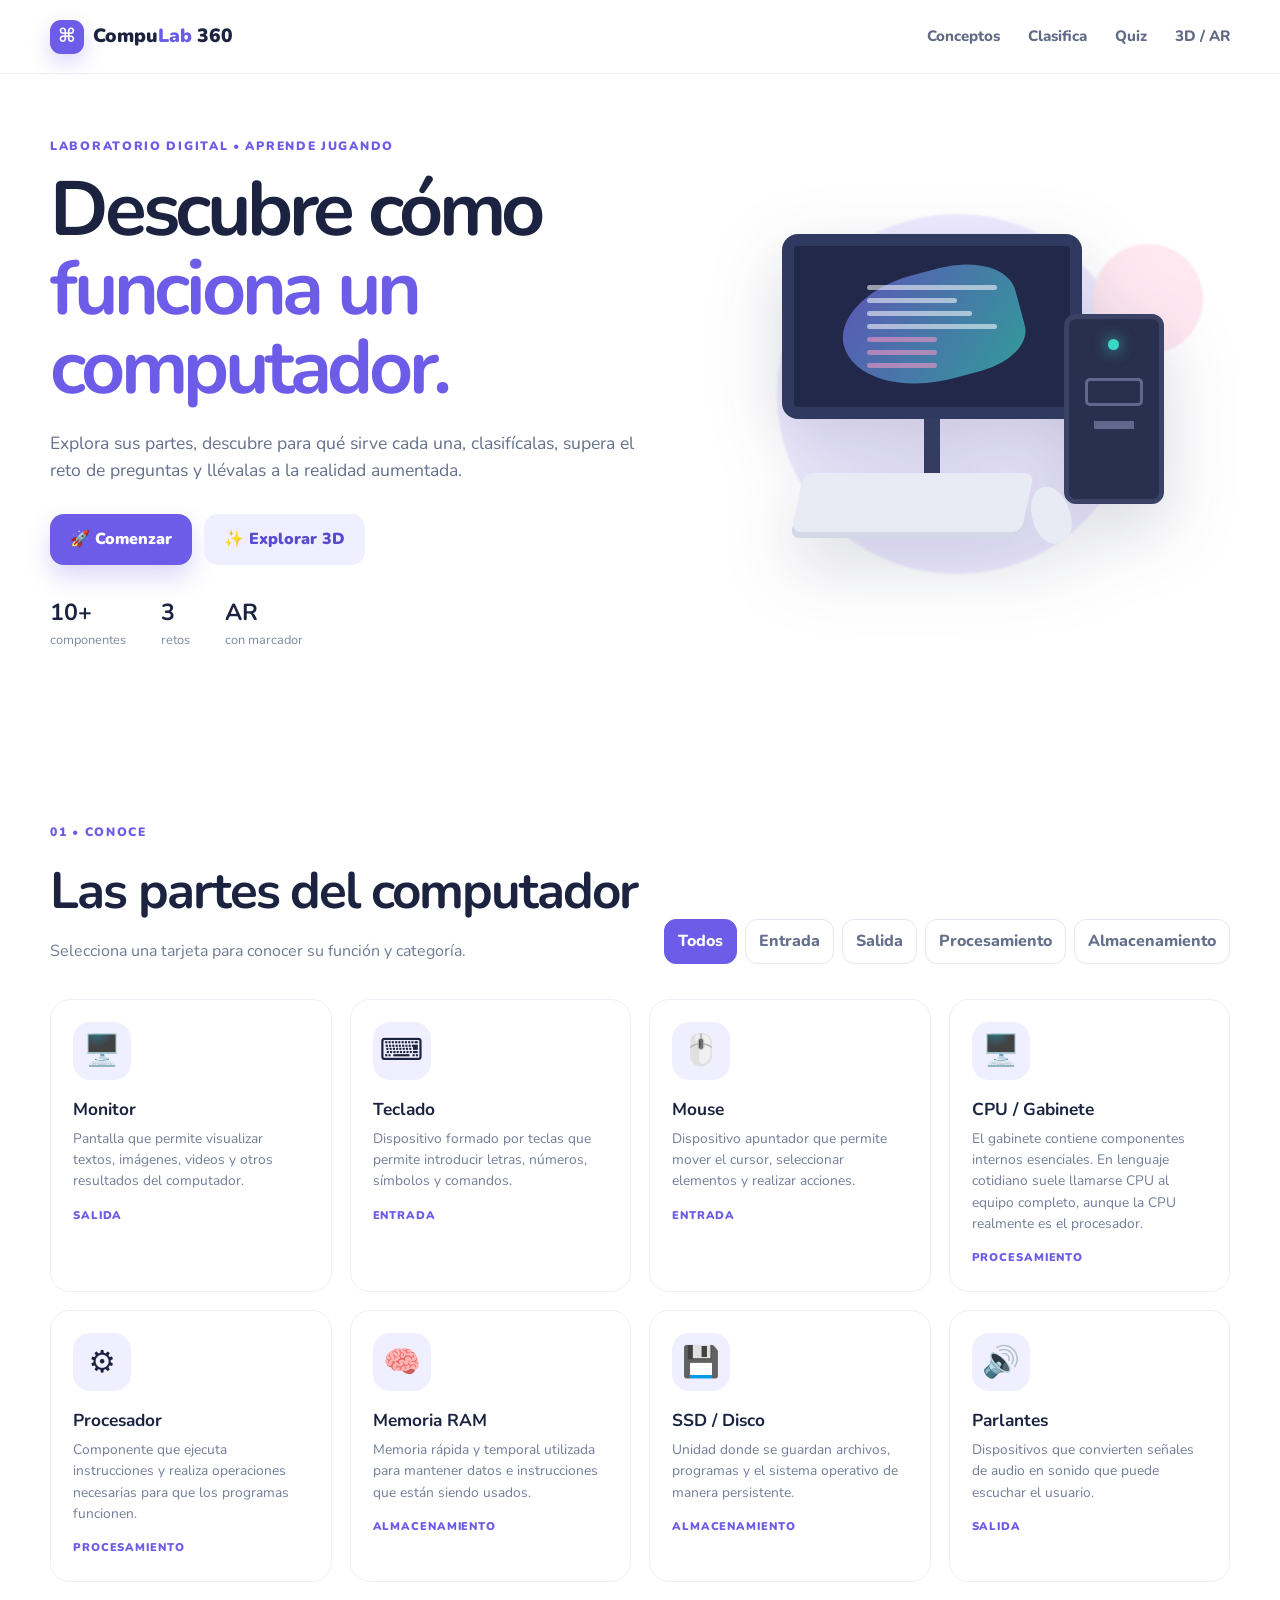
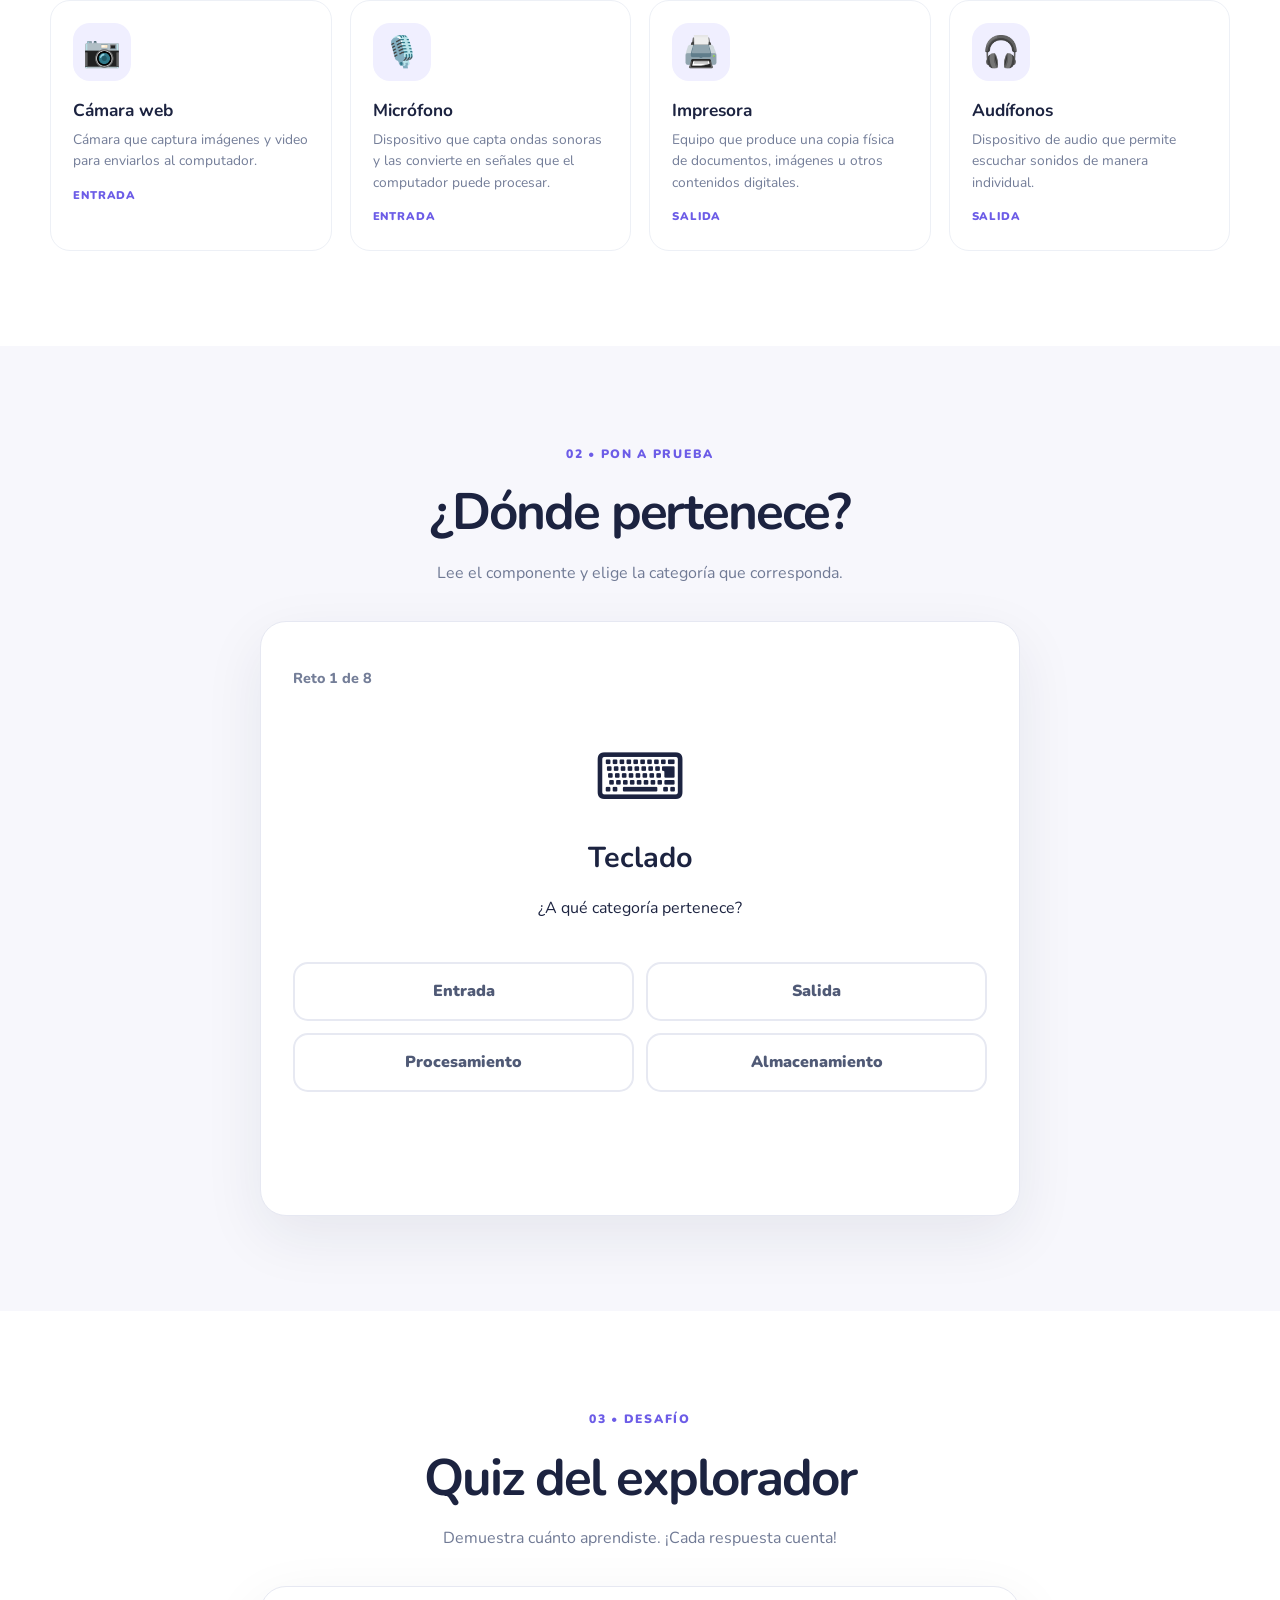
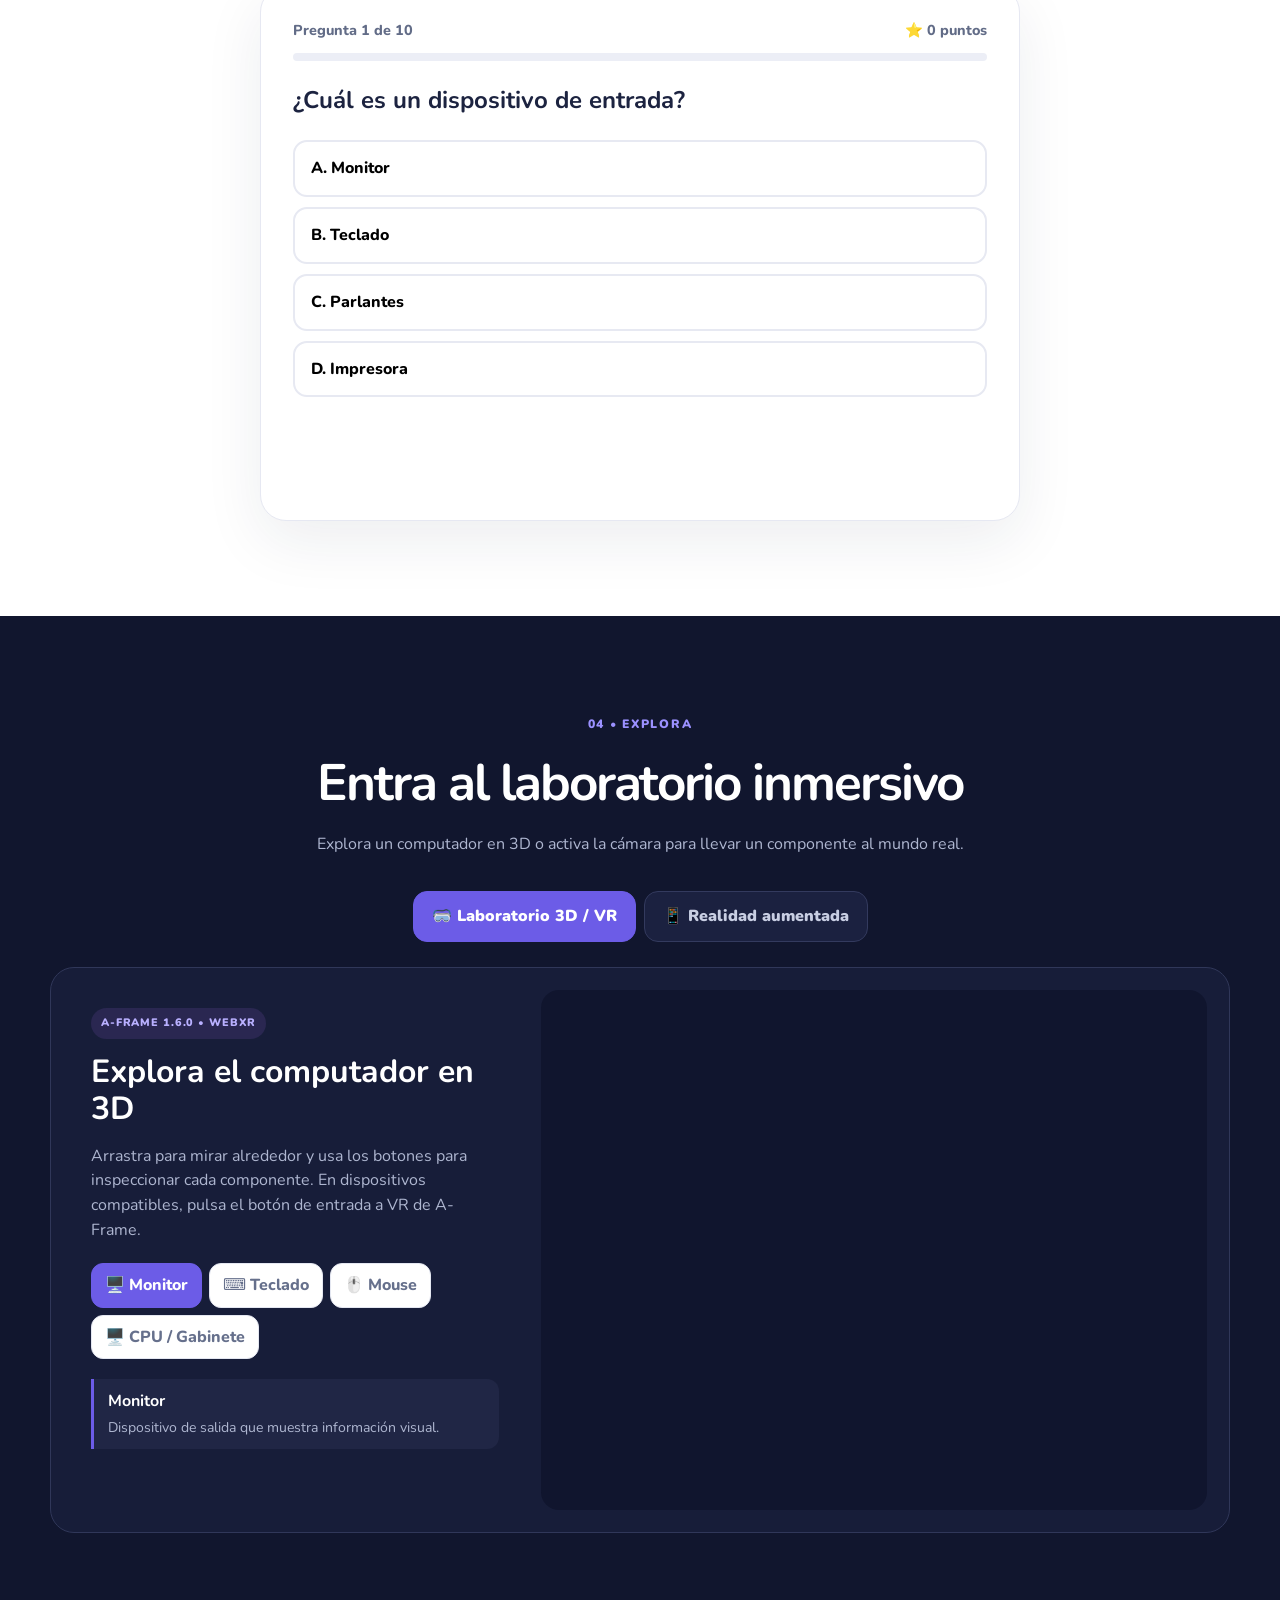
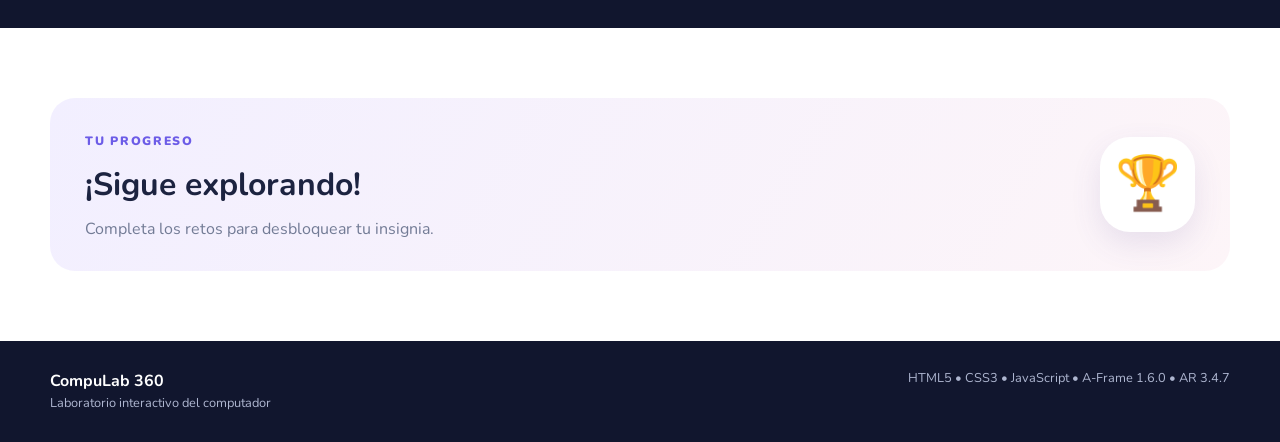
<file: index.html>
<!DOCTYPE html>
<html lang="es">
<head>
  <meta charset="UTF-8">
  <meta name="viewport" content="width=device-width, initial-scale=1.0">
  <meta name="theme-color" content="#6c5ce7">
  <meta name="description" content="Laboratorio Interactivo del Computador: conceptos, clasificación, quiz, AR y VR.">
  <title>CompuLab 360 | Partes del computador</title>

  <link rel="preconnect" href="https://fonts.googleapis.com">
  <link rel="preconnect" href="https://fonts.gstatic.com" crossorigin>
  <link href="https://fonts.googleapis.com/css2?family=Nunito:wght@400;600;700;800;900&display=swap" rel="stylesheet">

  <!-- A-Frame 1.6.0 -->
  <script src="https://aframe.io/releases/1.6.0/aframe.min.js"></script>
  <!-- AR 3.4.7: A-Frame + Marker Tracking -->

  <link rel="stylesheet" href="css/styles.css">
</head>

<body>
  <header class="topbar">
    <a class="brand" href="#inicio" aria-label="Ir al inicio">
      <span class="brand-icon">⌘</span>
      <span>Compu<span>Lab</span> 360</span>
    </a>
    <nav class="desktop-nav" aria-label="Navegación principal">
      <a href="#conceptos">Conceptos</a>
      <a href="#clasifica">Clasifica</a>
      <a href="#quiz">Quiz</a>
      <a href="#experiencias">3D / AR</a>
    </nav>
    <button class="menu-btn" id="menuBtn" aria-label="Abrir menú">☰</button>
  </header>

  <div class="mobile-menu" id="mobileMenu">
    <a href="#conceptos">📚 Conceptos</a>
    <a href="#clasifica">🧩 Clasifica</a>
    <a href="#quiz">🧠 Quiz</a>
    <a href="#experiencias">🥽 3D / AR</a>
  </div>

  <main>
    <section id="inicio" class="hero section-shell">
      <div class="hero-copy">
        <div class="eyebrow">LABORATORIO DIGITAL • APRENDE JUGANDO</div>
        <h1>Descubre cómo<br><span>funciona un computador.</span></h1>
        <p>
          Explora sus partes, descubre para qué sirve cada una,
          clasifícalas, supera el reto de preguntas y llévalas a
          la realidad aumentada.
        </p>
        <div class="hero-actions">
          <a class="btn btn-primary" href="#conceptos">🚀 Comenzar</a>
          <a class="btn btn-soft" href="#experiencias">✨ Explorar 3D</a>
        </div>
        <div class="hero-stats">
          <div><strong>10+</strong><span>componentes</span></div>
          <div><strong>3</strong><span>retos</span></div>
          <div><strong>AR</strong><span>con marcador</span></div>
        </div>
      </div>
      <div class="hero-art" aria-label="Ilustración de computador">
        <div class="orb orb-1"></div>
        <div class="orb orb-2"></div>
        <div class="computer-illustration">
          <div class="monitor">
            <div class="screen">
              <div class="screen-code">
                <i></i><i></i><i></i><i></i>
                <b></b><b></b><b></b>
              </div>
            </div>
            <div class="monitor-stand"></div>
            <div class="monitor-base"></div>
          </div>
          <div class="tower">
            <div class="tower-light"></div>
            <div class="tower-slot"></div>
            <div class="tower-port"></div>
          </div>
          <div class="keyboard"></div>
          <div class="mouse"></div>
        </div>
      </div>
    </section>

    <section id="conceptos" class="content-section section-shell">
      <div class="section-heading">
        <div>
          <span class="section-kicker">01 • CONOCE</span>
          <h2>Las partes del computador</h2>
          <p>Selecciona una tarjeta para conocer su función y categoría.</p>
        </div>
        <div class="filter-row" id="categoryFilters">
          <button class="filter active" data-filter="all">Todos</button>
          <button class="filter" data-filter="entrada">Entrada</button>
          <button class="filter" data-filter="salida">Salida</button>
          <button class="filter" data-filter="procesamiento">Procesamiento</button>
          <button class="filter" data-filter="almacenamiento">Almacenamiento</button>
        </div>
      </div>
      <div class="concept-grid" id="conceptGrid"></div>
    </section>

    <section id="clasifica" class="content-section alt-section">
      <div class="section-shell">
        <div class="section-heading centered">
          <span class="section-kicker">02 • PON A PRUEBA</span>
          <h2>¿Dónde pertenece?</h2>
          <p>Lee el componente y elige la categoría que corresponda.</p>
        </div>
        <div class="classification-card">
          <div class="classification-progress">
            <span id="classProgressText">Reto 1 de 8</span>
            <div class="progress"><div id="classProgress" class="progress-fill"></div></div>
          </div>
          <div id="classificationQuestion" class="class-question"></div>
          <div class="class-options" id="classificationOptions"></div>
          <div id="classificationFeedback" class="feedback" role="status"></div>
          <button id="nextClassBtn" class="btn btn-primary hidden">Siguiente →</button>
        </div>
      </div>
    </section>

    <section id="quiz" class="content-section section-shell">
      <div class="section-heading centered">
        <span class="section-kicker">03 • DESAFÍO</span>
        <h2>Quiz del explorador</h2>
        <p>Demuestra cuánto aprendiste. ¡Cada respuesta cuenta!</p>
      </div>
      <div class="quiz-card">
        <div class="quiz-top">
          <span id="quizCounter">Pregunta 1 de 10</span>
          <span id="quizScore">⭐ 0 puntos</span>
        </div>
        <div class="progress"><div id="quizProgress" class="progress-fill"></div></div>
        <div id="quizContent"></div>
      </div>
    </section>

    <section id="experiencias" class="content-section dark-section">
      <div class="section-shell">
        <div class="section-heading centered light">
          <span class="section-kicker">04 • EXPLORA</span>
          <h2>Entra al laboratorio inmersivo</h2>
          <p>Explora un computador en 3D o activa la cámara para llevar un componente al mundo real.</p>
        </div>

        <div class="experience-tabs">
          <button class="experience-tab active" data-panel="vrPanel">🥽 Laboratorio 3D / VR</button>
          <button class="experience-tab" data-panel="arPanel">📱 Realidad aumentada</button>
        </div>

        <div class="experience-panel active" id="vrPanel">
          <div class="vr-copy">
            <span class="pill">A-FRAME 1.6.0 • WEBXR</span>
            <h3>Explora el computador en 3D</h3>
            <p>
              Arrastra para mirar alrededor y usa los botones para inspeccionar
              cada componente. En dispositivos compatibles, pulsa el botón de
              entrada a VR de A-Frame.
            </p>
            <div class="vr-controls">
              <button class="component-control active" data-component="monitor">🖥️ Monitor</button>
              <button class="component-control" data-component="keyboard">⌨️ Teclado</button>
              <button class="component-control" data-component="mouse">🖱️ Mouse</button>
              <button class="component-control" data-component="tower">🖥️ CPU / Gabinete</button>
            </div>
            <div id="vrInfo" class="vr-info">
              <strong>Monitor</strong>
              <span>Dispositivo de salida que muestra información visual.</span>
            </div>
          </div>
          <div class="scene-wrap">
            <a-scene
              id="vrScene"
              embedded
              vr-mode-ui="enabled: true"
              renderer="colorManagement: true; physicallyCorrectLights: true"
              background="color: #10152e">
              <a-entity light="type: ambient; intensity: 1.5"></a-entity>
              <a-entity light="type: directional; intensity: 2" position="-3 5 4"></a-entity>
              <a-entity id="labRig" position="0 0 -5">
                <a-entity id="vrMonitor" position="0 1.55 0" class="vr-clickable" data-name="Monitor">
                  <a-box width="3.6" height="2.15" depth="0.18" color="#222b4f" radius="0.08"></a-box>
                  <a-box position="0 0 0.11" width="3.25" height="1.8" depth="0.05" color="#7c6ff2"></a-box>
                  <a-box position="0 -1.35 0" width="0.22" height="0.75" depth="0.22" color="#343c62"></a-box>
                  <a-box position="0 -1.75 0" width="1.2" height="0.12" depth="0.6" color="#343c62"></a-box>
                </a-entity>
                <a-entity id="vrKeyboard" position="0 -0.25 0.45" rotation="-8 0 0" class="vr-clickable" data-name="Teclado">
                  <a-box width="3.5" height="0.15" depth="1.15" color="#dfe4f5"></a-box>
                  <a-entity id="keyRows"></a-entity>
                </a-entity>
                <a-entity id="vrMouse" position="2 -0.2 0.55" class="vr-clickable" data-name="Mouse">
                  <a-sphere scale="0.45 0.25 0.6" color="#e9ecf7"></a-sphere>
                  <a-box position="0 0.13 0" width="0.04" height="0.12" depth="0.18" color="#6c5ce7"></a-box>
                </a-entity>
                <a-entity id="vrTower" position="-2.35 0.1 0" class="vr-clickable" data-name="CPU / Gabinete">
                  <a-box width="1.35" height="2.8" depth="1.4" color="#252c48"></a-box>
                  <a-cylinder position="0 0.65 0.73" rotation="90 0 0" radius="0.22" height="0.03" color="#6c5ce7"></a-cylinder>
                  <a-box position="0 -0.15 0.73" width="0.65" height="0.06" depth="0.03" color="#8d9abc"></a-box>
                </a-entity>
                <a-plane position="0 -1.7 0" rotation="-90 0 0" width="10" height="8" color="#171d38"></a-plane>
              </a-entity>
              <a-camera position="0 0.7 0" look-controls wasd-controls></a-camera>
            </a-scene>
          </div>
        </div>

        <div class="experience-panel" id="arPanel">
          <div class="ar-copy">
            <span class="pill">AR 3.4.7 • MARCADOR HIRO</span>
            <h3>Apunta al marcador y descubre una pieza</h3>
            <p>
              Imprime o abre el marcador Hiro en otra pantalla. Después pulsa
              <strong>Activar cámara</strong>, acepta el permiso y apunta la cámara
              al marcador. El componente 3D aparecerá sobre él.
            </p>
            <div class="ar-steps">
              <div><b>1</b><span>Activa la cámara</span></div>
              <div><b>2</b><span>Acepta el permiso</span></div>
              <div><b>3</b><span>Enfoca el marcador</span></div>
            </div>
            <p class="camera-note">La RA requiere HTTPS o un entorno local seguro. GitHub Pages funciona con HTTPS.</p>
          </div>

          <div class="ar-stage ar-launch-stage" id="arStage">
            <div id="arPlaceholder" class="ar-placeholder">
              <div class="marker-icon">◎</div>
              <h4>Visor AR independiente</h4>
              <p>La cámara <strong>NO se activa al abrir la aplicación</strong>. Solo se abrirá al pulsar el botón.</p>
              <button id="startArBtn" class="btn btn-primary" type="button">📷 Abrir cámara AR</button>
            </div>
          </div>
        </div>
      </div>
    </section>

    <section class="progress-section section-shell">
      <div class="achievement-card">
        <div>
          <span class="section-kicker">TU PROGRESO</span>
          <h2>¡Sigue explorando!</h2>
          <p id="achievementText">Completa los retos para desbloquear tu insignia.</p>
        </div>
        <div class="achievement-badge" id="achievementBadge">🏆</div>
      </div>
    </section>
  </main>

  <footer>
    <div class="section-shell footer-inner">
      <div><strong>CompuLab 360</strong><span>Laboratorio interactivo del computador</span></div>
      <span>HTML5 • CSS3 • JavaScript • A-Frame 1.6.0 • AR 3.4.7</span>
    </div>
  </footer>

  <div class="modal hidden" id="conceptModal" role="dialog" aria-modal="true">
    <div class="modal-card">
      <button class="modal-close" id="modalClose" aria-label="Cerrar">×</button>
      <div id="modalIcon" class="modal-icon">🖥️</div>
      <span id="modalCategory" class="pill"></span>
      <h3 id="modalTitle"></h3>
      <p id="modalDescription"></p>
      <div class="modal-function"><strong>¿Para qué sirve?</strong><span id="modalFunction"></span></div>
      <div class="modal-tip">💡 <span id="modalTip"></span></div>
      <button id="speakBtn" class="btn btn-soft">🔊 Escuchar explicación</button>
    </div>
  </div>

  <div class="toast" id="toast" role="status"></div>
  <script src="js/concepts.js"></script>
  <script src="js/classification.js"></script>
  <script src="js/quiz.js"></script>
  <script src="js/vr.js"></script>
  <script src="js/app.js"></script>
</body>
</html>
</file>
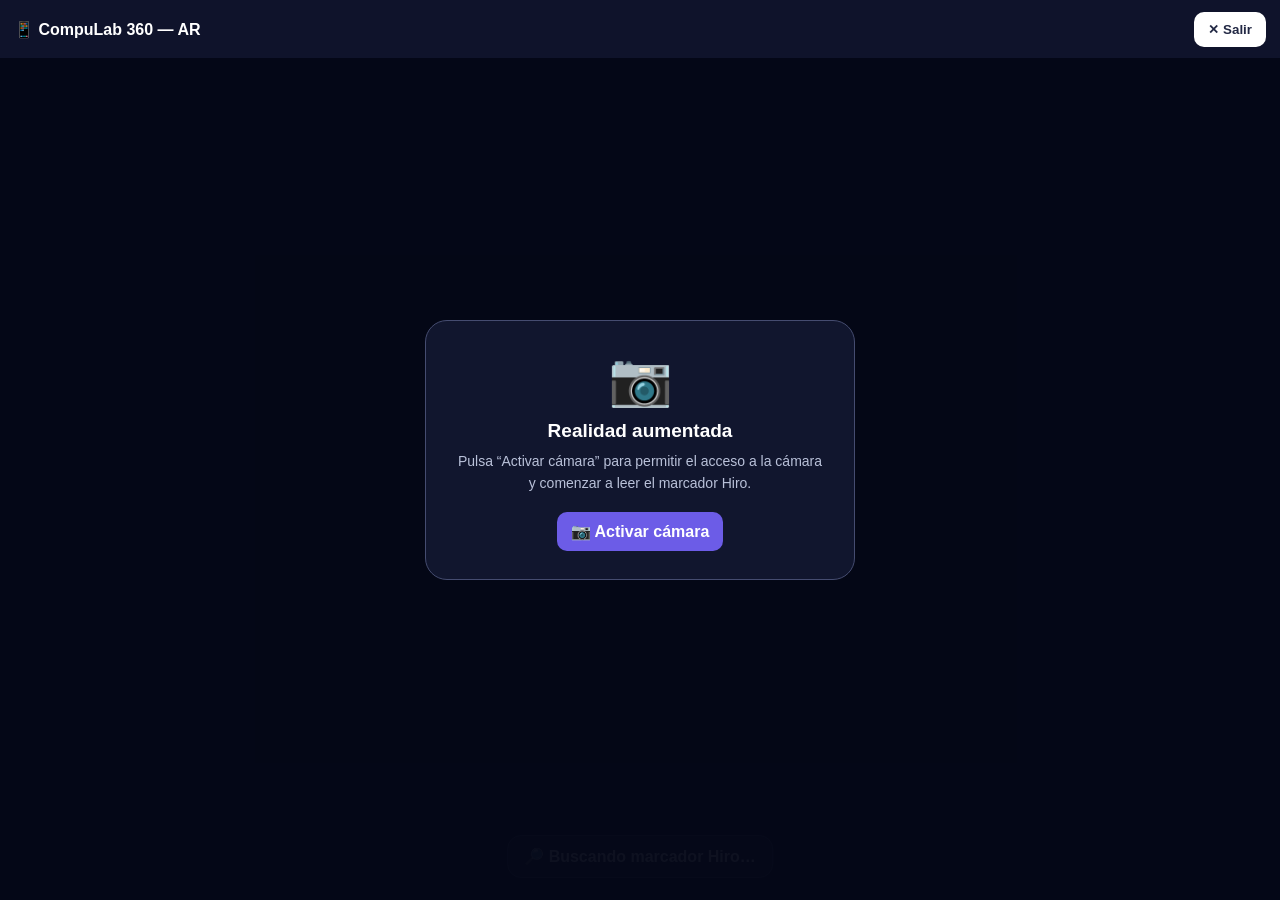
<file: ar.html>
<!DOCTYPE html>
<html lang="es">
<head>
<meta charset="UTF-8">
<meta name="viewport" content="width=device-width, initial-scale=1.0, viewport-fit=cover">
<meta name="theme-color" content="#11162e">
<title>CompuLab 360 — Realidad Aumentada</title>
<style>
*{box-sizing:border-box}html,body{margin:0;width:100%;height:100%;overflow:hidden;background:#050817;font-family:Arial,sans-serif}
body{position:relative}.topbar{position:fixed;top:0;left:0;right:0;height:58px;z-index:10000;display:flex;align-items:center;justify-content:space-between;padding:0 14px;color:#fff;background:rgba(17,22,46,.9);backdrop-filter:blur(10px)}
.topbar strong{font-size:16px}.exit,.activate{border:0;border-radius:10px;padding:10px 14px;font-weight:800;cursor:pointer}.exit{background:#fff;color:#222844}.activate{background:#6c5ce7;color:#fff;font-size:16px}
.loader{position:fixed;inset:0;z-index:9999;display:flex;align-items:center;justify-content:center;padding:24px;background:rgba(5,8,23,.96);color:#fff;text-align:center}.loader.hide{opacity:0;pointer-events:none;transition:opacity .25s}.card{width:min(430px,100%);padding:28px;border-radius:22px;background:#11162e;border:1px solid #454c70}.icon{font-size:52px;margin-bottom:10px}.card strong{display:block;font-size:19px;margin-bottom:9px}.card p{color:#b9c1d9;font-size:14px;line-height:1.55;margin:0 0 18px}.error{color:#ffb4b4!important}.status{position:fixed;left:50%;bottom:22px;transform:translateX(-50%);z-index:9998;max-width:calc(100% - 30px);padding:11px 16px;border-radius:14px;color:#fff;background:rgba(17,22,46,.92);border:1px solid #454c70;font-weight:800;text-align:center}.status.found{background:rgba(24,116,88,.95);border-color:#36c89d}
.a-canvas{position:fixed!important;inset:0!important;z-index:1!important}video{position:fixed!important;inset:0!important;width:100%!important;height:100%!important;object-fit:cover!important;z-index:0!important}
</style>
</head>
<body>
<div class="topbar"><strong>📱 CompuLab 360 — AR</strong><button class="exit" id="exitBtn">✕ Salir</button></div>
<div class="loader" id="loader"><div class="card"><div class="icon">📷</div><strong id="loaderTitle">Realidad aumentada</strong><p id="loaderText">Pulsa “Activar cámara” para permitir el acceso a la cámara y comenzar a leer el marcador Hiro.</p><button class="activate" id="activateBtn">📷 Activar cámara</button></div></div>
<div class="status" id="status">🔎 Buscando marcador Hiro…</div>
<script>
const loader=document.getElementById('loader'), title=document.getElementById('loaderTitle'), text=document.getElementById('loaderText'), activate=document.getElementById('activateBtn'), status=document.getElementById('status');
let started=false;
function hideLoader(){loader.classList.add('hide')}
function showError(msg){title.textContent='No se pudo activar la cámara';text.textContent=msg;text.classList.add('error');activate.textContent='↻ Intentar de nuevo';activate.disabled=false;loader.classList.remove('hide')}
function startAR(){
 if(started)return; started=true; activate.disabled=true; title.textContent='Cargando realidad aumentada…'; text.classList.remove('error'); text.textContent='Apunta la cámara al marcador Hiro.';
 const af=document.createElement('script'); af.src='https://aframe.io/releases/1.6.0/aframe.min.js'; af.onload=()=>{
   const ar=document.createElement('script'); ar.src='https://raw.githack.com/AR-js-org/AR.js/3.4.7/aframe/build/aframe-ar.js'; ar.onload=buildScene; ar.onerror=()=>showError('No se pudo cargar AR.js 3.4.7. Comprueba tu conexión a internet.'); document.head.appendChild(ar);
 }; af.onerror=()=>showError('No se pudo cargar A-Frame 1.6.0. Comprueba tu conexión a internet.'); document.head.appendChild(af);
}
function buildScene(){
 const scene=document.createElement('a-scene'); scene.setAttribute('embedded',''); scene.setAttribute('vr-mode-ui','enabled: false'); scene.setAttribute('renderer','antialias: true; alpha: true; precision: medium;'); scene.setAttribute('arjs','trackingMethod: best; sourceType: webcam; debugUIEnabled: false;');
 scene.innerHTML=`<a-marker id="hiroMarker" preset="hiro" emitevents="true" smooth="true" smoothCount="5" smoothTolerance="0.01" smoothThreshold="5">
 <a-entity position="0 0 0"><a-box position="0 0.75 0" width="1.8" height="1.05" depth="0.12" color="#6c5ce7" animation="property: rotation; to: 0 360 0; loop: true; dur: 8000"></a-box><a-box position="0 0.16 0" width="0.13" height="0.48" depth="0.13" color="#343c62"></a-box><a-box position="0 -0.13 0" width="0.9" height="0.08" depth="0.38" color="#343c62"></a-box><a-text value="MONITOR" align="center" color="#ffffff" width="3" position="0 0.76 0.08"></a-text></a-entity></a-marker><a-entity camera></a-entity>`;
 document.body.appendChild(scene); scene.addEventListener('loaded',()=>setTimeout(hideLoader,800));
 const marker=document.getElementById('hiroMarker'); marker.addEventListener('markerFound',()=>{status.textContent='✅ Marcador encontrado';status.classList.add('found')}); marker.addEventListener('markerLost',()=>{status.textContent='🔎 Buscando marcador Hiro…';status.classList.remove('found')});
}
async function requestAndStart(){
 if(!window.isSecureContext || !navigator.mediaDevices || !navigator.mediaDevices.getUserMedia){showError('La cámara requiere HTTPS o localhost.');return}
 activate.disabled=true; title.textContent='Solicitando permiso…'; text.textContent='Cuando el navegador lo pregunte, elige “Permitir”.'; text.classList.remove('error');
 try{const stream=await navigator.mediaDevices.getUserMedia({video:{facingMode:{ideal:'environment'}},audio:false}); stream.getTracks().forEach(t=>t.stop()); startAR();}
 catch(e){started=false;if(e.name==='NotAllowedError')showError('El permiso de cámara fue rechazado. Permite la cámara en la configuración del sitio y vuelve a intentarlo.');else showError('No se pudo acceder a la cámara. Revisa el permiso del navegador.');}
}
activate.addEventListener('click',requestAndStart);
// Si se llega desde el botón principal, el permiso ya fue solicitado allí.
if(new URLSearchParams(location.search).get('camera')==='ready') startAR();
document.getElementById('exitBtn').addEventListener('click',()=>{document.querySelectorAll('video').forEach(v=>{if(v.srcObject)v.srcObject.getTracks().forEach(t=>t.stop())});location.href='index.html#experiencias'});
</script>
</body></html>
</file>
<file: css/styles.css>
*{box-sizing:border-box}html{scroll-behavior:smooth}body{margin:0;font-family:"Nunito",system-ui,sans-serif;color:#1c2340;background:#fff;line-height:1.55}button,a{font:inherit}button{cursor:pointer}a{text-decoration:none;color:inherit}.hidden{display:none!important}.section-shell{width:min(1180px,calc(100% - 40px));margin:auto}.topbar{height:74px;display:flex;align-items:center;justify-content:space-between;padding:0 max(20px,calc((100vw - 1180px)/2));position:sticky;top:0;z-index:100;background:rgba(255,255,255,.9);backdrop-filter:blur(14px);border-bottom:1px solid #edf0f8}.brand{font-size:1.2rem;font-weight:900;display:flex;gap:9px;align-items:center}.brand span span{color:#6c5ce7}.brand-icon{width:34px;height:34px;border-radius:11px;display:grid;place-items:center;background:#6c5ce7;color:#fff;box-shadow:0 8px 20px rgba(108,92,231,.25)}.desktop-nav{display:flex;gap:28px;font-weight:800;color:#626b86;font-size:.94rem}.desktop-nav a:hover{color:#6c5ce7}.menu-btn{display:none;border:0;background:none;font-size:1.6rem}.mobile-menu{display:none}.hero{min-height:650px;display:grid;grid-template-columns:1.05fr .95fr;align-items:center;gap:30px;padding-top:45px;padding-bottom:55px}.eyebrow,.section-kicker{color:#6c5ce7;font-size:.76rem;font-weight:900;letter-spacing:.14em}.hero h1{font-size:clamp(3rem,6vw,5.5rem);line-height:1.03;letter-spacing:-.055em;margin:14px 0 22px}.hero h1 span{color:#6c5ce7}.hero p{max-width:600px;color:#66708c;font-size:1.1rem}.hero-actions{display:flex;gap:12px;margin:30px 0}.btn{border:0;border-radius:14px;padding:13px 20px;font-weight:900;transition:.2s;display:inline-flex;align-items:center;justify-content:center;gap:8px}.btn:hover{transform:translateY(-2px)}.btn-primary{background:#6c5ce7;color:#fff;box-shadow:0 12px 25px rgba(108,92,231,.24)}.btn-soft{background:#f0efff;color:#594bd0}.hero-stats{display:flex;gap:35px;margin-top:28px}.hero-stats div{display:flex;flex-direction:column}.hero-stats strong{font-size:1.45rem}.hero-stats span{color:#818aa1;font-size:.8rem}.hero-art{min-height:470px;position:relative;display:grid;place-items:center}.orb{position:absolute;border-radius:50%;filter:blur(1px)}.orb-1{width:360px;height:360px;background:#eeeaff}.orb-2{width:110px;height:110px;background:#ffe8f0;right:5%;top:18%}.computer-illustration{position:relative;width:430px;height:360px;filter:drop-shadow(0 25px 35px rgba(35,39,75,.18))}.monitor{position:absolute;left:40px;top:20px;width:300px}.screen{height:185px;background:#222849;border:12px solid #30395f;border-radius:16px;display:grid;place-items:center;overflow:hidden}.screen:after{content:"";width:180px;height:110px;background:linear-gradient(135deg,#7c6ff2,#3bd6c6);opacity:.65;border-radius:55% 45% 35% 65%;transform:rotate(-15deg)}.screen-code{position:absolute;z-index:2;display:grid;gap:8px;width:130px}.screen-code i,.screen-code b{height:5px;border-radius:5px;background:#fff;opacity:.55}.screen-code i:nth-child(2){width:90px}.screen-code i:nth-child(3){width:105px}.screen-code b{background:#ff9cc7;width:70px}.monitor-stand{height:54px;width:16px;background:#343c62;margin:auto}.monitor-base{height:10px;width:110px;background:#343c62;border-radius:10px;margin:auto}.tower{position:absolute;right:8px;bottom:70px;width:100px;height:190px;background:#292f4e;border-radius:12px;border:5px solid #3a4266}.tower-light{width:11px;height:11px;border-radius:50%;background:#3bd6c6;margin:20px auto;box-shadow:0 0 15px #3bd6c6}.tower-slot{height:28px;width:58px;border:3px solid #60698d;margin:28px auto 15px;border-radius:5px}.tower-port{width:40px;height:8px;background:#60698d;margin:auto}.keyboard{position:absolute;width:230px;height:65px;background:#e8eaf4;border-radius:9px;left:55px;bottom:36px;transform:skew(-12deg);box-shadow:inset 0 -6px #d3d7e7}.mouse{position:absolute;width:38px;height:58px;border-radius:50% 50% 45% 45%;background:#e8eaf4;right:102px;bottom:30px;transform:rotate(-18deg)}.content-section{padding:95px 0}.alt-section{background:#f7f7fc}.section-heading{display:flex;justify-content:space-between;align-items:end;gap:25px;margin-bottom:35px}.section-heading.centered{display:block;text-align:center}.section-heading h2{font-size:clamp(2rem,4vw,3.2rem);letter-spacing:-.04em;margin:8px 0}.section-heading p{color:#707a95;margin:0}.filter-row{display:flex;flex-wrap:wrap;gap:8px;justify-content:flex-end}.filter,.component-control{border:1px solid #e4e7f1;background:#fff;color:#66708c;padding:9px 13px;border-radius:12px;font-weight:800}.filter.active,.component-control.active{background:#6c5ce7;color:#fff;border-color:#6c5ce7}.concept-grid{display:grid;grid-template-columns:repeat(4,1fr);gap:18px}.concept-card{background:#fff;border:1px solid #edf0f6;border-radius:20px;padding:22px;min-height:200px;transition:.25s;position:relative;overflow:hidden;cursor:pointer}.concept-card:hover{transform:translateY(-5px);box-shadow:0 18px 38px rgba(31,38,72,.1);border-color:#dcd9fb}.concept-icon{width:58px;height:58px;border-radius:17px;background:#f0efff;display:grid;place-items:center;font-size:1.9rem;margin-bottom:17px}.concept-card h3{margin:0 0 4px;font-size:1.08rem}.concept-card p{font-size:.86rem;color:#737d98;margin:0}.category-label{display:inline-block;margin-top:15px;font-size:.7rem;font-weight:900;color:#6c5ce7;text-transform:uppercase;letter-spacing:.08em}.classification-card,.quiz-card{width:min(760px,100%);margin:auto;background:#fff;border:1px solid #e6e8f2;border-radius:26px;padding:32px;box-shadow:0 20px 60px rgba(30,35,70,.08)}.classification-progress,.quiz-top{display:flex;justify-content:space-between;align-items:center;gap:15px;font-weight:800;color:#747e98;font-size:.9rem}.progress{height:8px;background:#eceef6;border-radius:20px;overflow:hidden;margin:12px 0 30px}.progress-fill{height:100%;width:0;background:#6c5ce7;border-radius:inherit;transition:.35s}.class-question{text-align:center;padding:25px 10px}.class-question .big-icon{font-size:4rem}.class-question h3{font-size:1.8rem;margin:8px}.class-options{display:grid;grid-template-columns:repeat(2,1fr);gap:12px}.class-option{border:2px solid #e7e9f2;background:#fff;border-radius:15px;padding:15px;font-weight:900;color:#505a76}.class-option:hover{border-color:#6c5ce7}.class-option.correct{border-color:#25b88b;background:#eafaf5;color:#147b5d}.class-option.wrong{border-color:#ec6c85;background:#fff0f3;color:#a9364f}.feedback{min-height:55px;margin:18px 0;display:flex;align-items:center;justify-content:center;text-align:center;font-weight:800}.quiz-top{color:#626c87}.quiz-card .progress{margin-bottom:22px}.quiz-question h3{font-size:1.5rem;line-height:1.3}.quiz-options{display:grid;gap:10px}.quiz-option{text-align:left;padding:14px 16px;border:2px solid #e7e9f2;background:#fff;border-radius:14px;font-weight:800}.quiz-option:hover:not(:disabled){border-color:#6c5ce7}.quiz-option.correct{border-color:#25b88b;background:#eafaf5}.quiz-option.wrong{border-color:#ec6c85;background:#fff0f3}.quiz-option:disabled{cursor:default}.quiz-next{margin-top:20px}.result{text-align:center;padding:20px}.result-score{font-size:4rem;font-weight:900;color:#6c5ce7}.dark-section{background:#11162e;color:#fff;padding:95px 0}.light p{color:#aeb6d0}.light .section-kicker{color:#9b91ff}.experience-tabs{display:flex;justify-content:center;gap:8px;margin-bottom:25px}.experience-tab{border:1px solid #333a5e;background:#1b2140;color:#c8cee3;padding:12px 18px;border-radius:14px;font-weight:900}.experience-tab.active{background:#6c5ce7;border-color:#6c5ce7;color:#fff}.experience-panel{display:none;grid-template-columns:.8fr 1.2fr;gap:24px;background:#171d39;border:1px solid #303759;border-radius:24px;padding:22px}.experience-panel.active{display:grid}.vr-copy,.ar-copy{padding:18px}.pill{display:inline-block;border-radius:100px;background:#eceaff;color:#5d50d1;font-size:.68rem;font-weight:900;letter-spacing:.08em;padding:7px 10px}.dark-section .pill{background:#2a2751;color:#b9b0ff}.vr-copy h3,.ar-copy h3{font-size:2rem;line-height:1.15;margin:15px 0}.vr-copy p,.ar-copy p{color:#aeb6d0}.vr-controls{display:flex;flex-wrap:wrap;gap:7px;margin:20px 0}.vr-info{display:flex;flex-direction:column;gap:3px;border-left:3px solid #6c5ce7;padding:10px 14px;background:#202645;border-radius:0 12px 12px 0}.vr-info span{color:#aeb6d0;font-size:.88rem}.scene-wrap{height:520px;overflow:hidden;border-radius:18px;background:#10152e}.scene-wrap a-scene{width:100%;height:100%}.ar-steps{display:grid;gap:10px;margin:22px 0}.ar-steps div{display:flex;align-items:center;gap:10px;color:#c8cee3}.ar-steps b{width:30px;height:30px;border-radius:50%;background:#6c5ce7;display:grid;place-items:center}.camera-note{font-size:.78rem!important}.ar-stage{min-height:520px;border-radius:18px;overflow:hidden;background:#0c1024;position:relative}.ar-placeholder{height:100%;min-height:520px;display:grid;place-items:center;align-content:center;text-align:center;color:#9ea8c5;padding:30px}.marker-icon{font-size:7rem;color:#6c5ce7;line-height:1}.ar-placeholder h4{font-size:1.3rem;color:#fff;margin:5px}.ar-container{position:absolute;inset:0}.ar-container a-scene{position:absolute!important;inset:0;width:100%!important;height:100%!important}.progress-section{padding:70px 0}.achievement-card{border-radius:25px;background:linear-gradient(120deg,#f2efff,#fdf5f8);padding:30px 35px;display:flex;align-items:center;justify-content:space-between}.achievement-card h2{margin:7px 0;font-size:2rem}.achievement-card p{margin:0;color:#727b95}.achievement-badge{width:95px;height:95px;border-radius:30px;background:#fff;display:grid;place-items:center;font-size:3.3rem;box-shadow:0 12px 30px rgba(80,70,150,.12)}footer{background:#11162e;color:#aeb6d0;padding:28px 0}.footer-inner{display:flex;justify-content:space-between;gap:20px;font-size:.8rem}.footer-inner div{display:flex;flex-direction:column}.footer-inner strong{color:#fff;font-size:1rem}.modal{position:fixed;inset:0;background:rgba(13,17,37,.65);z-index:200;display:grid;place-items:center;padding:20px;backdrop-filter:blur(6px)}.modal-card{position:relative;background:#fff;border-radius:25px;padding:32px;max-width:540px;width:100%;box-shadow:0 30px 80px rgba(0,0,0,.25)}.modal-close{position:absolute;right:15px;top:12px;border:0;background:#f1f2f7;width:38px;height:38px;border-radius:50%;font-size:1.5rem}.modal-icon{font-size:3.5rem;margin-bottom:12px}.modal-card h3{font-size:2rem;margin:10px 0}.modal-card p{color:#6f7993}.modal-function{display:flex;flex-direction:column;background:#f7f7fb;border-radius:14px;padding:14px;margin:18px 0}.modal-tip{background:#f0efff;border-radius:14px;padding:14px;color:#5147ad;margin-bottom:18px}.toast{position:fixed;left:50%;bottom:25px;transform:translate(-50%,20px);background:#222844;color:#fff;padding:12px 18px;border-radius:13px;opacity:0;pointer-events:none;transition:.25s;z-index:300;font-weight:800}.toast.show{opacity:1;transform:translate(-50%,0)}@media(max-width:950px){.concept-grid{grid-template-columns:repeat(3,1fr)}.experience-panel.active{grid-template-columns:1fr}.hero{grid-template-columns:1fr}.hero-art{min-height:390px}.desktop-nav{display:none}.menu-btn{display:block}.mobile-menu{position:fixed;right:20px;top:68px;z-index:99;background:#fff;border:1px solid #e5e8f2;border-radius:16px;padding:10px;box-shadow:0 15px 40px rgba(20,25,60,.15)}.mobile-menu.show{display:grid}.mobile-menu a{padding:10px 14px;font-weight:800}}@media(max-width:680px){.section-shell{width:min(100% - 28px,1180px)}.hero{padding-top:30px}.hero h1{font-size:3rem}.hero-art{transform:scale(.78);margin:-30px 0}.concept-grid{grid-template-columns:repeat(2,1fr)}.section-heading{display:block}.filter-row{justify-content:flex-start;margin-top:20px}.class-options{grid-template-columns:1fr}.classification-card,.quiz-card{padding:20px}.experience-panel{padding:10px}.scene-wrap,.ar-stage{height:390px;min-height:390px}.ar-placeholder{min-height:390px}.footer-inner{display:grid}.achievement-card{padding:24px}.achievement-badge{width:70px;height:70px;font-size:2.5rem}.hero-stats{gap:20px}}
.arjs-loader{position:absolute;inset:0;z-index:20;display:flex;align-items:flex-end;justify-content:center;padding:22px;pointer-events:none}.arjs-loader>div{background:rgba(17,22,46,.92);color:#fff;border:1px solid #454c70;border-radius:14px;padding:12px 16px;font-weight:800;text-align:center;backdrop-filter:blur(8px)}

/* ===== AR AISLADA EN IFRAME ===== */
.ar-stage{position:relative;isolation:isolate}
.ar-stage.ar-running{padding:0;overflow:hidden;background:#050817}
.ar-stage #arFrame{
  position:absolute;
  inset:0;
  width:100%;
  height:100%;
  border:0;
  display:block;
  background:#050817;
  z-index:5;
}
.ar-stage.ar-running .ar-placeholder{display:none}

.ar-launch-stage{position:relative;overflow:hidden}
.ar-launch-stage .ar-placeholder{min-height:520px}
.ar-launch-stage .ar-placeholder strong{color:#6c5ce7}
</file>
